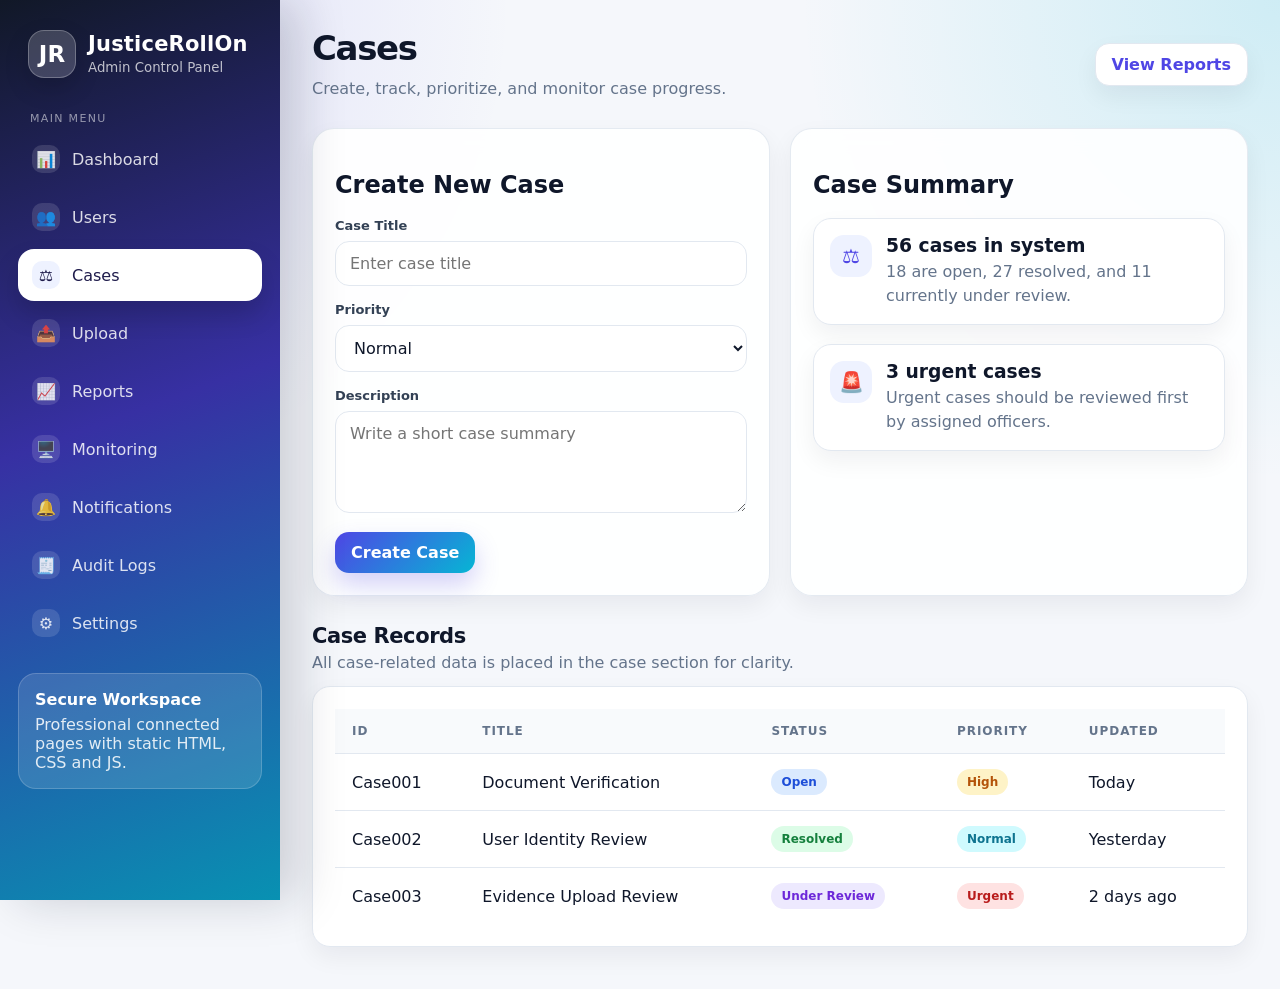
<file: cases.html>
<!DOCTYPE html>
<html lang="en">
<head>
  <meta charset="UTF-8" />
  <meta name="viewport" content="width=device-width, initial-scale=1.0" />
  <title>Cases | JusticeRollOn</title>
  <link rel="stylesheet" href="styles.css" />
</head>
<body data-page="cases">
  <div class="layout">
    <div id="app-sidebar"></div>
    <main class="main">
      <div class="topbar">
        <div class="page-title">
          <button class="mobile-menu" data-mobile-menu>☰ Menu</button>
          <h1>Cases</h1>
          <p>Create, track, prioritize, and monitor case progress.</p>
        </div>
        <div class="actions"><a class="btn secondary" href="reports.html">View Reports</a></div>
      </div>
      <section class="grid grid-2">
  <form class="card" data-demo data-message="Case created successfully.">
    <h2>Create New Case</h2>
    <div class="form-grid full">
      <div class="field"><label>Case Title</label><input placeholder="Enter case title" required /></div>
      <div class="field"><label>Priority</label><select><option>Normal</option><option>High</option><option>Urgent</option></select></div>
      <div class="field"><label>Description</label><textarea rows="4" placeholder="Write a short case summary"></textarea></div>
    </div>
    <br><button class="btn" type="submit">Create Case</button>
  </form>
  <div class="card">
    <h2>Case Summary</h2>
    <div class="notice"><div class="notice-icon">⚖️</div><div><h3>56 cases in system</h3><p>18 are open, 27 resolved, and 11 currently under review.</p></div></div>
    <br><div class="notice"><div class="notice-icon">🚨</div><div><h3>3 urgent cases</h3><p>Urgent cases should be reviewed first by assigned officers.</p></div></div>
  </div>
</section>
<div class="section-heading"><div><h2>Case Records</h2><p>All case-related data is placed in the case section for clarity.</p></div></div>
<section class="card table-wrap"><table><thead><tr><th>ID</th><th>Title</th><th>Status</th><th>Priority</th><th>Updated</th></tr></thead><tbody>
  <tr><td>Case001</td><td>Document Verification</td><td><span class="badge open">Open</span></td><td><span class="badge warning">High</span></td><td>Today</td></tr>
  <tr><td>Case002</td><td>User Identity Review</td><td><span class="badge success">Resolved</span></td><td><span class="badge info">Normal</span></td><td>Yesterday</td></tr>
  <tr><td>Case003</td><td>Evidence Upload Review</td><td><span class="badge purple">Under Review</span></td><td><span class="badge danger">Urgent</span></td><td>2 days ago</td></tr>
</tbody></table></section>
    </main>
  </div>
  <script src="app.js"></script>
</body>
</html>
</file>
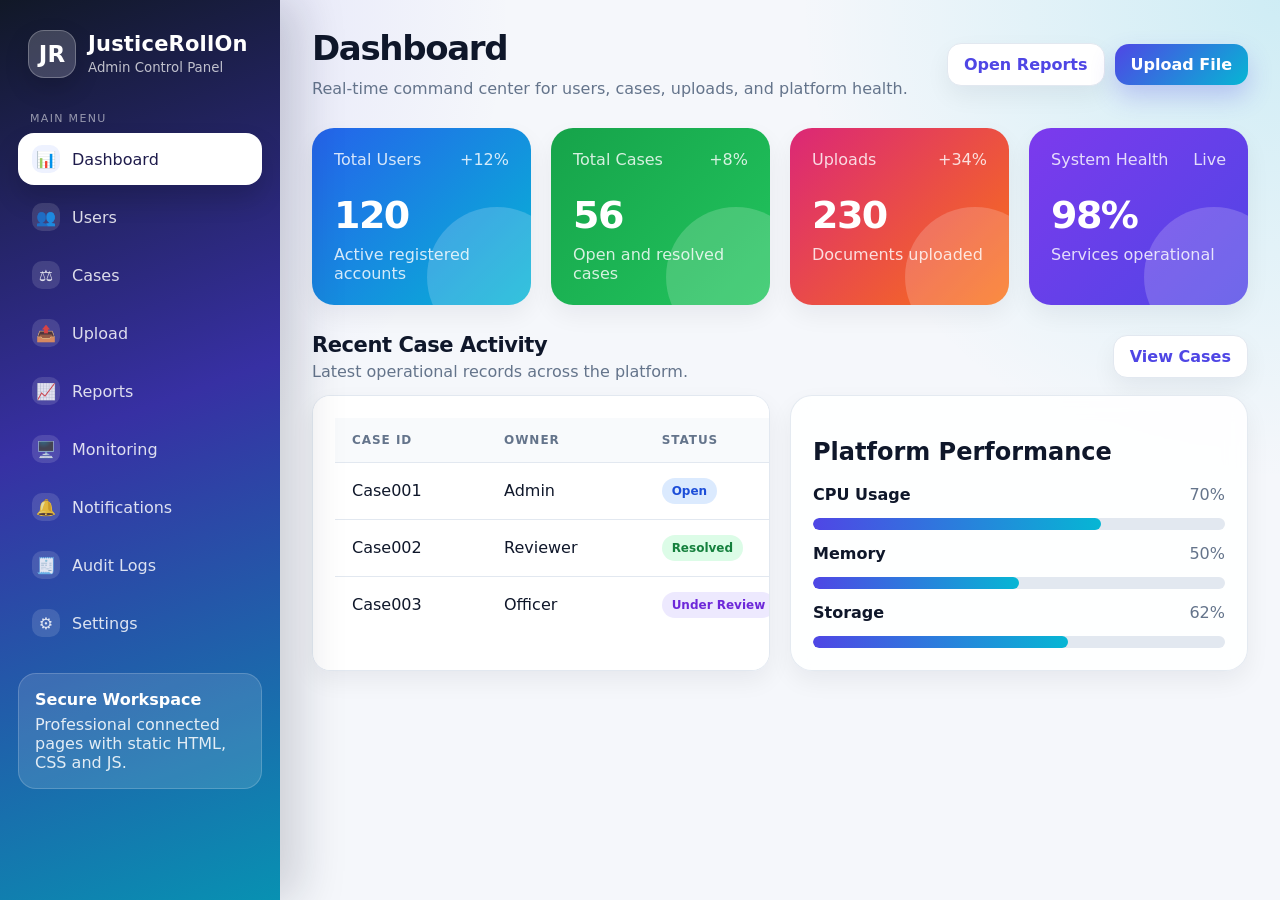
<file: dashboard.html>
<!DOCTYPE html>
<html lang="en">
<head>
  <meta charset="UTF-8" />
  <meta name="viewport" content="width=device-width, initial-scale=1.0" />
  <title>Dashboard | JusticeRollOn</title>
  <link rel="stylesheet" href="styles.css" />
</head>
<body data-page="dashboard">
  <div class="layout">
    <div id="app-sidebar"></div>
    <main class="main">
      <div class="topbar">
        <div class="page-title">
          <button class="mobile-menu" data-mobile-menu>☰ Menu</button>
          <h1>Dashboard</h1>
          <p>Real-time command center for users, cases, uploads, and platform health.</p>
        </div>
        <div class="actions"><a class="btn secondary" href="reports.html">Open Reports</a><a class="btn" href="upload.html">Upload File</a></div>
      </div>
      <section class="grid grid-4">
  <article class="card stat-card gradient-blue"><div class="label"><span>Total Users</span><span>+12%</span></div><h2>120</h2><p>Active registered accounts</p></article>
  <article class="card stat-card gradient-green"><div class="label"><span>Total Cases</span><span>+8%</span></div><h2>56</h2><p>Open and resolved cases</p></article>
  <article class="card stat-card gradient-pink"><div class="label"><span>Uploads</span><span>+34%</span></div><h2>230</h2><p>Documents uploaded</p></article>
  <article class="card stat-card gradient-purple"><div class="label"><span>System Health</span><span>Live</span></div><h2>98%</h2><p>Services operational</p></article>
</section>

<div class="section-heading"><div><h2>Recent Case Activity</h2><p>Latest operational records across the platform.</p></div><a class="btn secondary" href="cases.html">View Cases</a></div>
<section class="grid grid-2">
  <div class="card table-wrap"><table><thead><tr><th>Case ID</th><th>Owner</th><th>Status</th><th>Priority</th></tr></thead><tbody>
    <tr><td>Case001</td><td>Admin</td><td><span class="badge open">Open</span></td><td><span class="badge warning">High</span></td></tr>
    <tr><td>Case002</td><td>Reviewer</td><td><span class="badge success">Resolved</span></td><td><span class="badge info">Normal</span></td></tr>
    <tr><td>Case003</td><td>Officer</td><td><span class="badge purple">Under Review</span></td><td><span class="badge danger">Urgent</span></td></tr>
  </tbody></table></div>
  <div class="card">
    <h2>Platform Performance</h2>
    <div class="metric"><strong>CPU Usage</strong><span>70%</span></div><div class="progress"><div style="width:70%"></div></div>
    <div class="metric"><strong>Memory</strong><span>50%</span></div><div class="progress"><div style="width:50%"></div></div>
    <div class="metric"><strong>Storage</strong><span>62%</span></div><div class="progress"><div style="width:62%"></div></div>
  </div>
</section>
    </main>
  </div>
  <script src="app.js"></script>
</body>
</html>
</file>
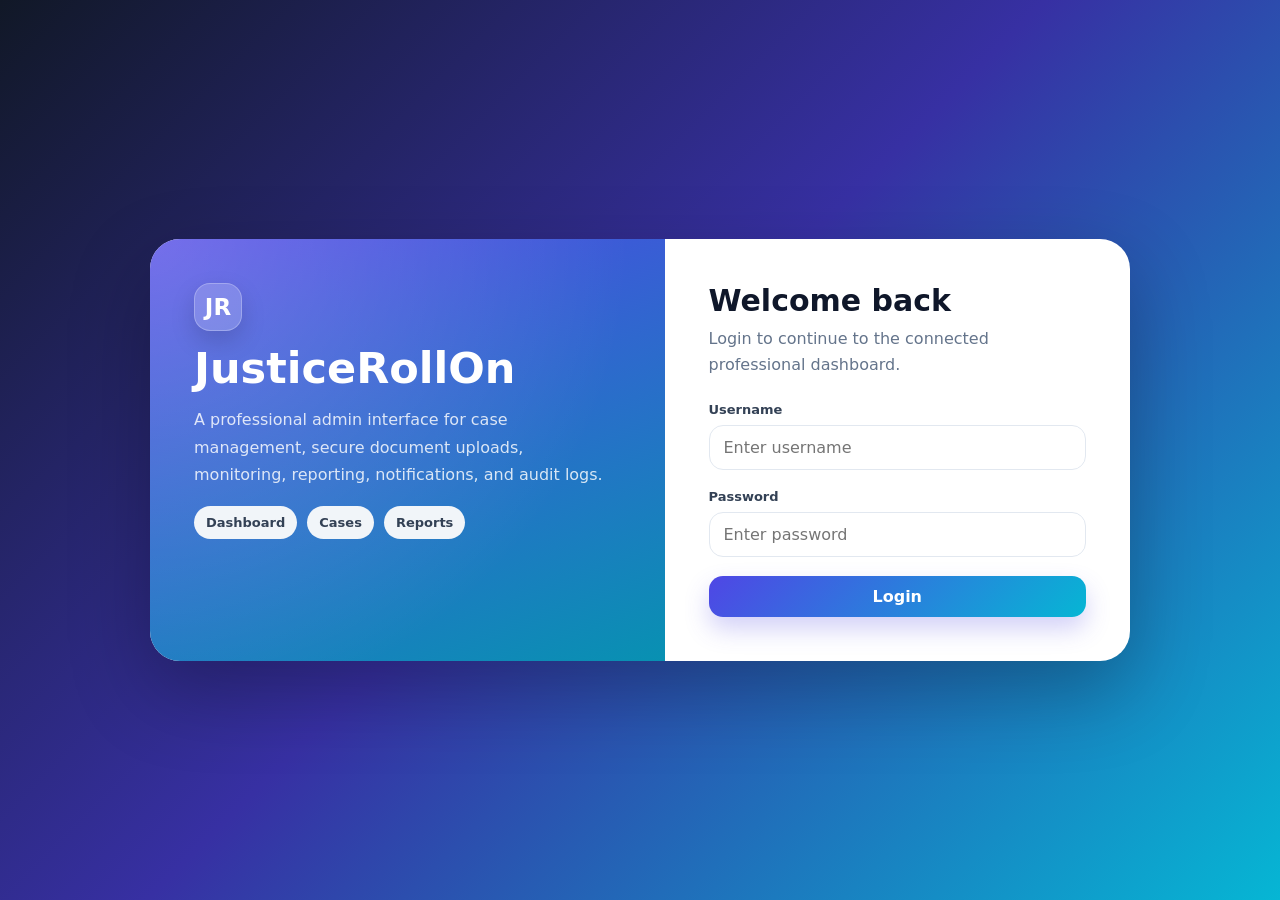
<file: login.html>
<!DOCTYPE html>
<html lang="en">
<head>
  <meta charset="UTF-8" />
  <meta name="viewport" content="width=device-width, initial-scale=1.0" />
  <title>Login | JusticeRollOn</title>
  <link rel="stylesheet" href="styles.css" />
</head>
<body class="login-body">
  <section class="login-card">
    <div class="login-art">
      <div class="logo">JR</div>
      <h1>JusticeRollOn</h1>
      <p>A professional admin interface for case management, secure document uploads, monitoring, reporting, notifications, and audit logs.</p>
      <div class="quick-links">
        <a href="dashboard.html">Dashboard</a>
        <a href="cases.html">Cases</a>
        <a href="reports.html">Reports</a>
      </div>
    </div>
    <form class="login-form" onsubmit="event.preventDefault(); window.location.href='dashboard.html';">
      <h2>Welcome back</h2>
      <p>Login to continue to the connected professional dashboard.</p>
      <div class="field"><label>Username</label><input name="u" placeholder="Enter username" required /></div><br>
      <div class="field"><label>Password</label><input name="p" type="password" placeholder="Enter password" required /></div><br>
      <button class="btn" style="width:100%" type="submit">Login</button>
    </form>
  </section>
</body>
</html>
</file>
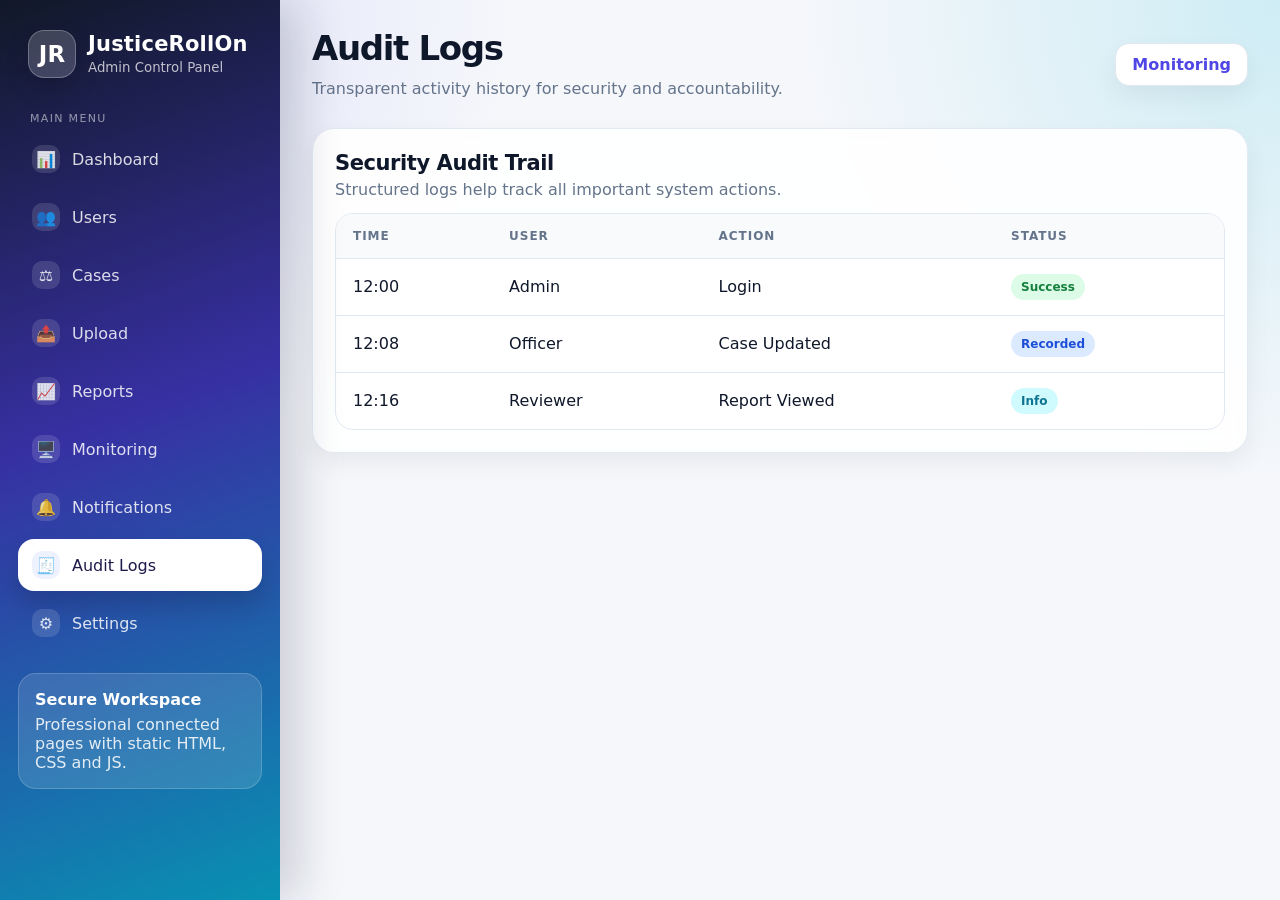
<file: logs.html>
<!DOCTYPE html>
<html lang="en">
<head>
  <meta charset="UTF-8" />
  <meta name="viewport" content="width=device-width, initial-scale=1.0" />
  <title>Audit Logs | JusticeRollOn</title>
  <link rel="stylesheet" href="styles.css" />
</head>
<body data-page="logs">
  <div class="layout">
    <div id="app-sidebar"></div>
    <main class="main">
      <div class="topbar">
        <div class="page-title">
          <button class="mobile-menu" data-mobile-menu>☰ Menu</button>
          <h1>Audit Logs</h1>
          <p>Transparent activity history for security and accountability.</p>
        </div>
        <div class="actions"><a class="btn secondary" href="monitoring.html">Monitoring</a></div>
      </div>
      <section class="card">
  <div class="section-heading" style="margin-top:0"><div><h2>Security Audit Trail</h2><p>Structured logs help track all important system actions.</p></div></div>
  <div class="table-wrap"><table><thead><tr><th>Time</th><th>User</th><th>Action</th><th>Status</th></tr></thead><tbody>
    <tr><td>12:00</td><td>Admin</td><td>Login</td><td><span class="badge success">Success</span></td></tr>
    <tr><td>12:08</td><td>Officer</td><td>Case Updated</td><td><span class="badge open">Recorded</span></td></tr>
    <tr><td>12:16</td><td>Reviewer</td><td>Report Viewed</td><td><span class="badge info">Info</span></td></tr>
  </tbody></table></div>
</section>
    </main>
  </div>
  <script src="app.js"></script>
</body>
</html>
</file>
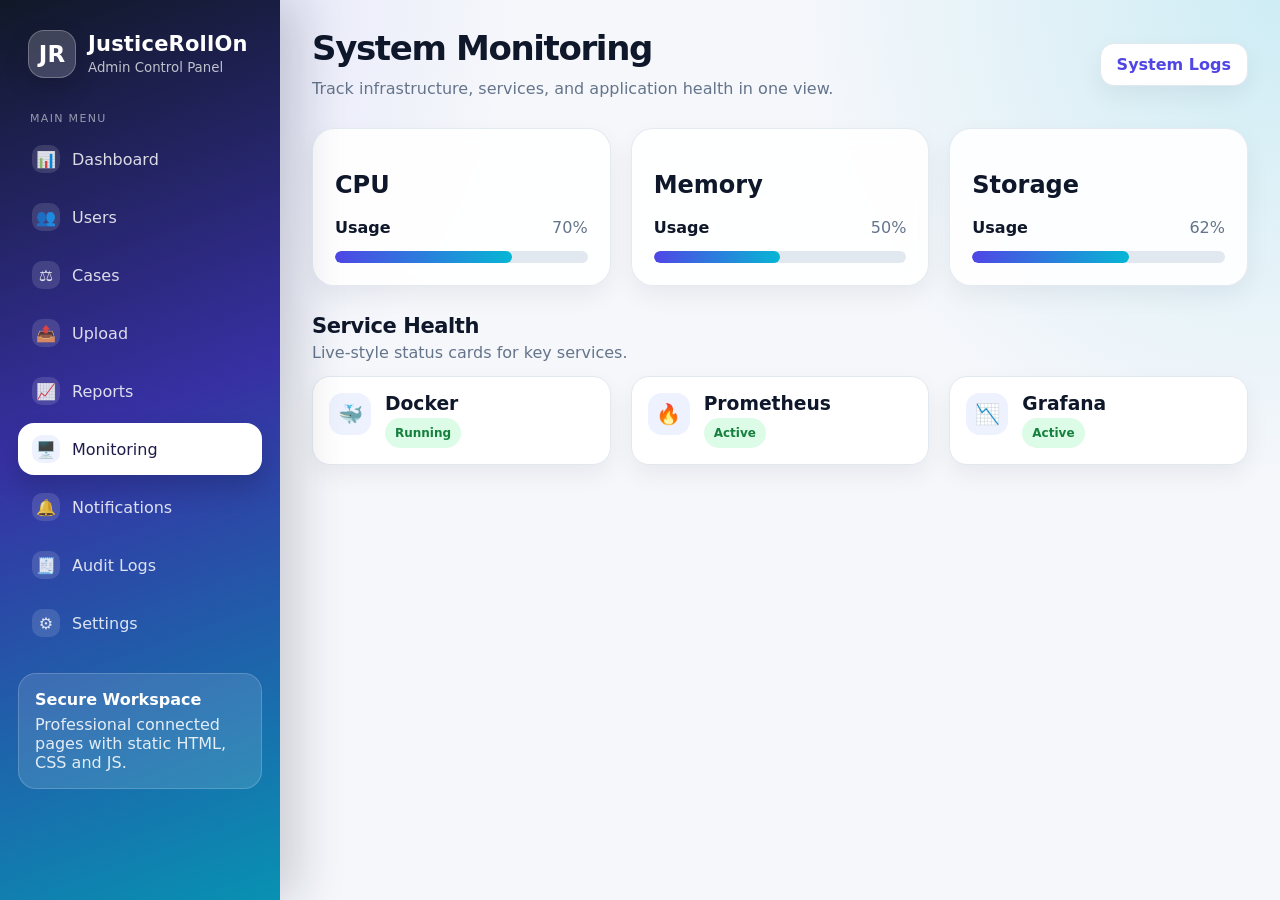
<file: monitoring.html>
<!DOCTYPE html>
<html lang="en">
<head>
  <meta charset="UTF-8" />
  <meta name="viewport" content="width=device-width, initial-scale=1.0" />
  <title>System Monitoring | JusticeRollOn</title>
  <link rel="stylesheet" href="styles.css" />
</head>
<body data-page="monitoring">
  <div class="layout">
    <div id="app-sidebar"></div>
    <main class="main">
      <div class="topbar">
        <div class="page-title">
          <button class="mobile-menu" data-mobile-menu>☰ Menu</button>
          <h1>System Monitoring</h1>
          <p>Track infrastructure, services, and application health in one view.</p>
        </div>
        <div class="actions"><a class="btn secondary" href="logs.html">System Logs</a></div>
      </div>
      <section class="grid grid-3">
  <article class="card"><h2>CPU</h2><div class="metric"><strong>Usage</strong><span>70%</span></div><div class="progress"><div style="width:70%"></div></div></article>
  <article class="card"><h2>Memory</h2><div class="metric"><strong>Usage</strong><span>50%</span></div><div class="progress"><div style="width:50%"></div></div></article>
  <article class="card"><h2>Storage</h2><div class="metric"><strong>Usage</strong><span>62%</span></div><div class="progress"><div style="width:62%"></div></div></article>
</section>
<div class="section-heading"><div><h2>Service Health</h2><p>Live-style status cards for key services.</p></div></div>
<section class="grid grid-3">
  <div class="notice"><div class="notice-icon">🐳</div><div><h3>Docker</h3><p><span class="badge success">Running</span></p></div></div>
  <div class="notice"><div class="notice-icon">🔥</div><div><h3>Prometheus</h3><p><span class="badge success">Active</span></p></div></div>
  <div class="notice"><div class="notice-icon">📉</div><div><h3>Grafana</h3><p><span class="badge success">Active</span></p></div></div>
</section>
    </main>
  </div>
  <script src="app.js"></script>
</body>
</html>
</file>
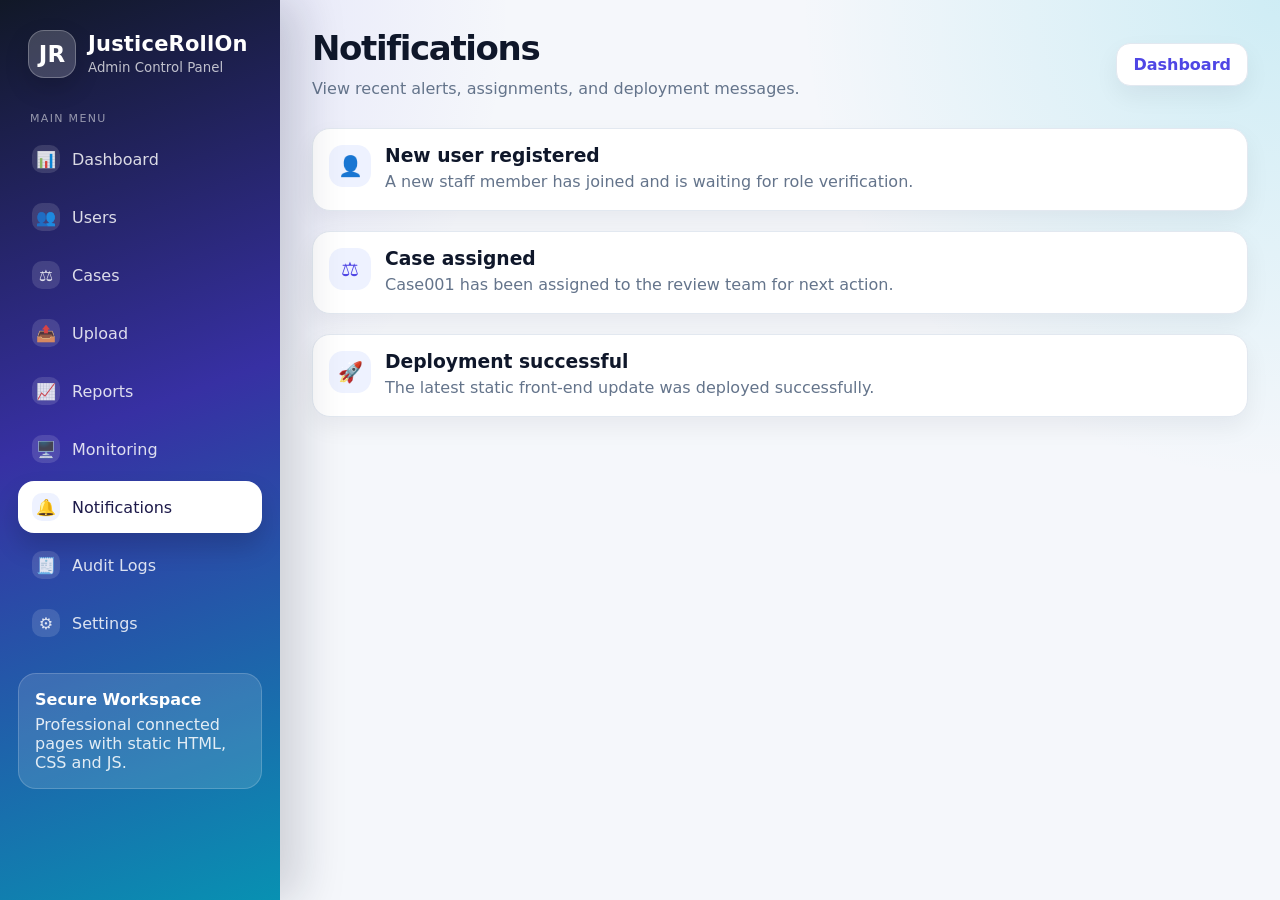
<file: notifications.html>
<!DOCTYPE html>
<html lang="en">
<head>
  <meta charset="UTF-8" />
  <meta name="viewport" content="width=device-width, initial-scale=1.0" />
  <title>Notifications | JusticeRollOn</title>
  <link rel="stylesheet" href="styles.css" />
</head>
<body data-page="notifications">
  <div class="layout">
    <div id="app-sidebar"></div>
    <main class="main">
      <div class="topbar">
        <div class="page-title">
          <button class="mobile-menu" data-mobile-menu>☰ Menu</button>
          <h1>Notifications</h1>
          <p>View recent alerts, assignments, and deployment messages.</p>
        </div>
        <div class="actions"><a class="btn secondary" href="dashboard.html">Dashboard</a></div>
      </div>
      <section class="grid">
  <div class="notice"><div class="notice-icon">👤</div><div><h3>New user registered</h3><p>A new staff member has joined and is waiting for role verification.</p></div></div>
  <div class="notice"><div class="notice-icon">⚖️</div><div><h3>Case assigned</h3><p>Case001 has been assigned to the review team for next action.</p></div></div>
  <div class="notice"><div class="notice-icon">🚀</div><div><h3>Deployment successful</h3><p>The latest static front-end update was deployed successfully.</p></div></div>
</section>
    </main>
  </div>
  <script src="app.js"></script>
</body>
</html>
</file>
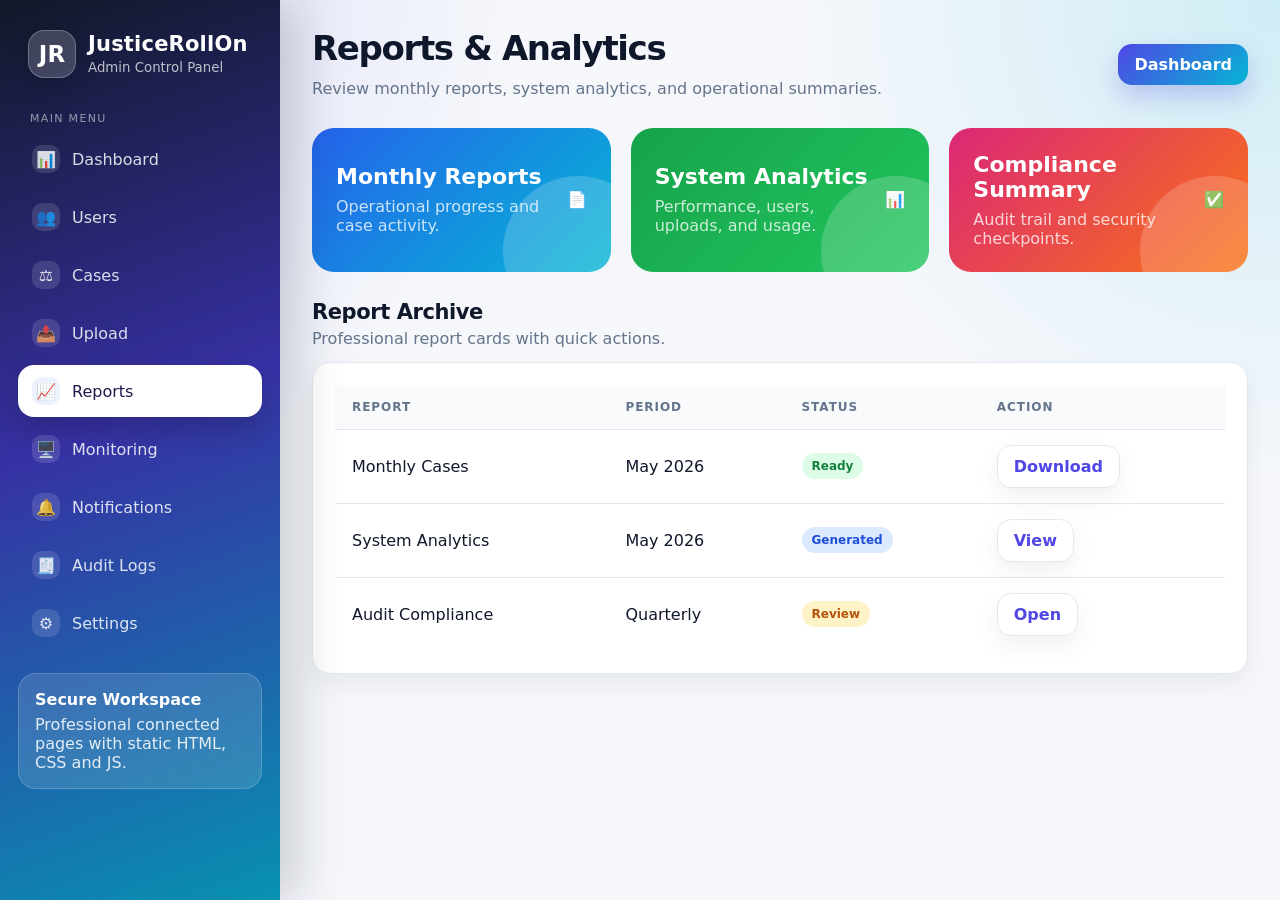
<file: reports.html>
<!DOCTYPE html>
<html lang="en">
<head>
  <meta charset="UTF-8" />
  <meta name="viewport" content="width=device-width, initial-scale=1.0" />
  <title>Reports & Analytics | JusticeRollOn</title>
  <link rel="stylesheet" href="styles.css" />
</head>
<body data-page="reports">
  <div class="layout">
    <div id="app-sidebar"></div>
    <main class="main">
      <div class="topbar">
        <div class="page-title">
          <button class="mobile-menu" data-mobile-menu>☰ Menu</button>
          <h1>Reports & Analytics</h1>
          <p>Review monthly reports, system analytics, and operational summaries.</p>
        </div>
        <div class="actions"><a class="btn" href="dashboard.html">Dashboard</a></div>
      </div>
      <section class="grid grid-3">
  <div class="report-card gradient-blue"><div><h3>Monthly Reports</h3><p>Operational progress and case activity.</p></div><span>📄</span></div>
  <div class="report-card gradient-green"><div><h3>System Analytics</h3><p>Performance, users, uploads, and usage.</p></div><span>📊</span></div>
  <div class="report-card gradient-pink"><div><h3>Compliance Summary</h3><p>Audit trail and security checkpoints.</p></div><span>✅</span></div>
</section>
<div class="section-heading"><div><h2>Report Archive</h2><p>Professional report cards with quick actions.</p></div></div>
<section class="card table-wrap"><table><thead><tr><th>Report</th><th>Period</th><th>Status</th><th>Action</th></tr></thead><tbody>
  <tr><td>Monthly Cases</td><td>May 2026</td><td><span class="badge success">Ready</span></td><td><button class="btn secondary">Download</button></td></tr>
  <tr><td>System Analytics</td><td>May 2026</td><td><span class="badge open">Generated</span></td><td><button class="btn secondary">View</button></td></tr>
  <tr><td>Audit Compliance</td><td>Quarterly</td><td><span class="badge warning">Review</span></td><td><button class="btn secondary">Open</button></td></tr>
</tbody></table></section>
    </main>
  </div>
  <script src="app.js"></script>
</body>
</html>
</file>
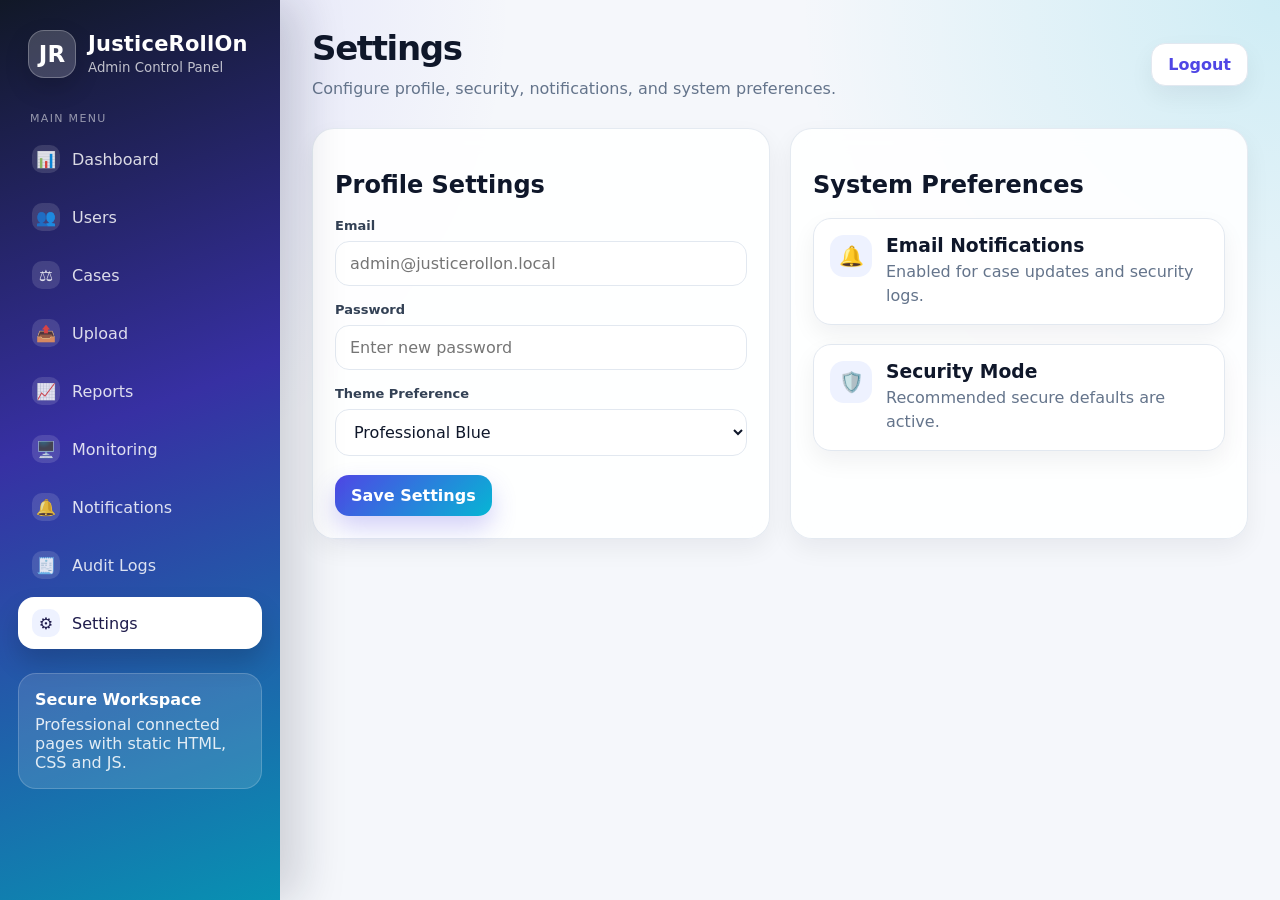
<file: settings.html>
<!DOCTYPE html>
<html lang="en">
<head>
  <meta charset="UTF-8" />
  <meta name="viewport" content="width=device-width, initial-scale=1.0" />
  <title>Settings | JusticeRollOn</title>
  <link rel="stylesheet" href="styles.css" />
</head>
<body data-page="settings">
  <div class="layout">
    <div id="app-sidebar"></div>
    <main class="main">
      <div class="topbar">
        <div class="page-title">
          <button class="mobile-menu" data-mobile-menu>☰ Menu</button>
          <h1>Settings</h1>
          <p>Configure profile, security, notifications, and system preferences.</p>
        </div>
        <div class="actions"><a class="btn secondary" href="login.html">Logout</a></div>
      </div>
      <section class="grid grid-2">
  <form class="card" data-demo data-message="Settings saved successfully.">
    <h2>Profile Settings</h2>
    <div class="form-grid full">
      <div class="field"><label>Email</label><input type="email" placeholder="admin@justicerollon.local" /></div>
      <div class="field"><label>Password</label><input type="password" placeholder="Enter new password" /></div>
      <div class="field"><label>Theme Preference</label><select><option>Professional Blue</option><option>Emerald</option><option>Purple</option></select></div>
    </div>
    <br><button class="btn" type="submit">Save Settings</button>
  </form>
  <div class="card">
    <h2>System Preferences</h2>
    <div class="notice"><div class="notice-icon">🔔</div><div><h3>Email Notifications</h3><p>Enabled for case updates and security logs.</p></div></div>
    <br><div class="notice"><div class="notice-icon">🛡️</div><div><h3>Security Mode</h3><p>Recommended secure defaults are active.</p></div></div>
  </div>
</section>
    </main>
  </div>
  <script src="app.js"></script>
</body>
</html>
</file>
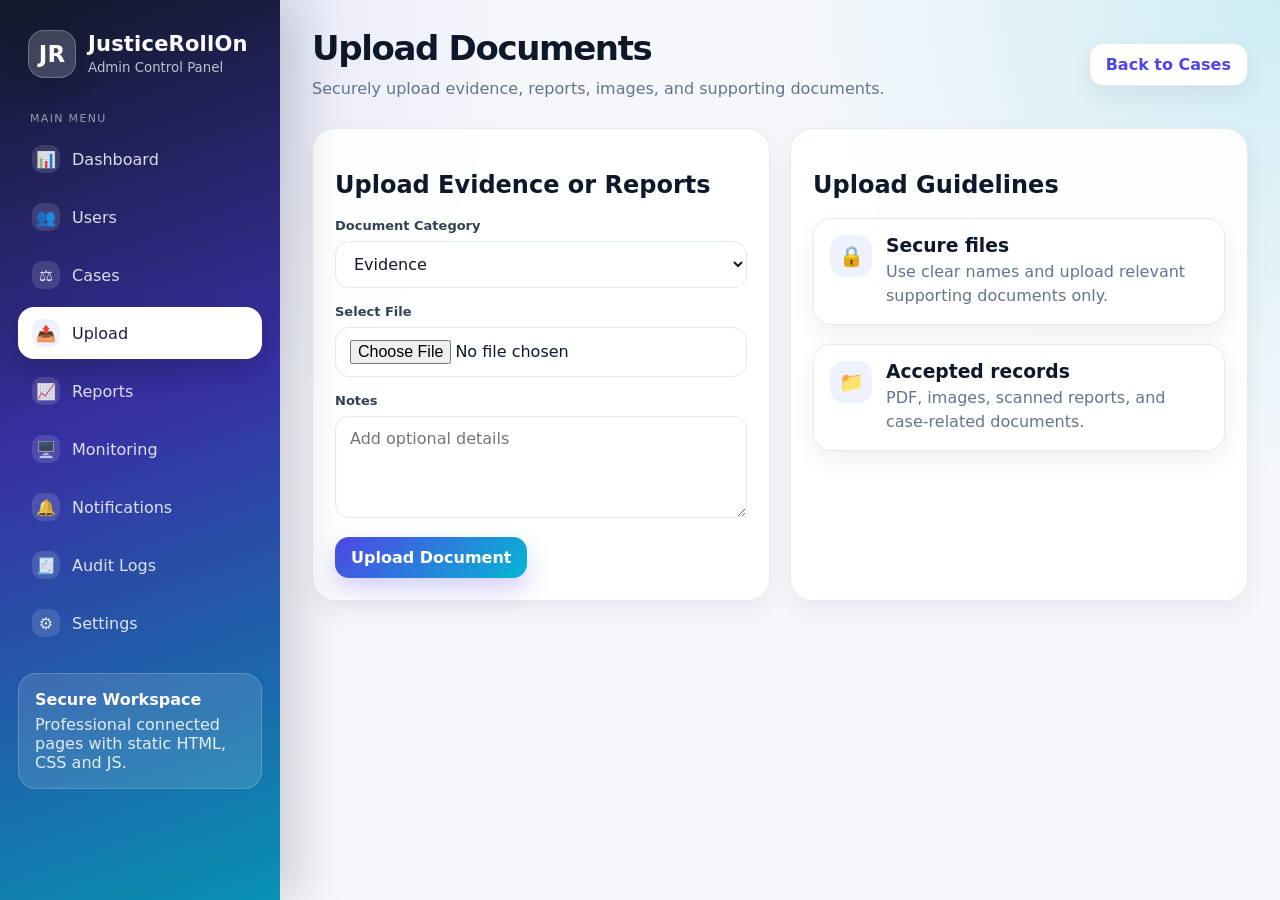
<file: upload.html>
<!DOCTYPE html>
<html lang="en">
<head>
  <meta charset="UTF-8" />
  <meta name="viewport" content="width=device-width, initial-scale=1.0" />
  <title>Upload Documents | JusticeRollOn</title>
  <link rel="stylesheet" href="styles.css" />
</head>
<body data-page="upload">
  <div class="layout">
    <div id="app-sidebar"></div>
    <main class="main">
      <div class="topbar">
        <div class="page-title">
          <button class="mobile-menu" data-mobile-menu>☰ Menu</button>
          <h1>Upload Documents</h1>
          <p>Securely upload evidence, reports, images, and supporting documents.</p>
        </div>
        <div class="actions"><a class="btn secondary" href="cases.html">Back to Cases</a></div>
      </div>
      <section class="grid grid-2">
  <form class="card" enctype="multipart/form-data" data-demo data-message="Document uploaded successfully.">
    <h2>Upload Evidence or Reports</h2>
    <div class="form-grid full">
      <div class="field"><label>Document Category</label><select><option>Evidence</option><option>Report</option><option>Identity Document</option><option>Other</option></select></div>
      <div class="field"><label>Select File</label><input type="file" required /></div>
      <div class="field"><label>Notes</label><textarea rows="4" placeholder="Add optional details"></textarea></div>
    </div>
    <br><button class="btn" type="submit">Upload Document</button>
  </form>
  <div class="card">
    <h2>Upload Guidelines</h2>
    <div class="notice"><div class="notice-icon">🔒</div><div><h3>Secure files</h3><p>Use clear names and upload relevant supporting documents only.</p></div></div>
    <br><div class="notice"><div class="notice-icon">📁</div><div><h3>Accepted records</h3><p>PDF, images, scanned reports, and case-related documents.</p></div></div>
  </div>
</section>
    </main>
  </div>
  <script src="app.js"></script>
</body>
</html>
</file>
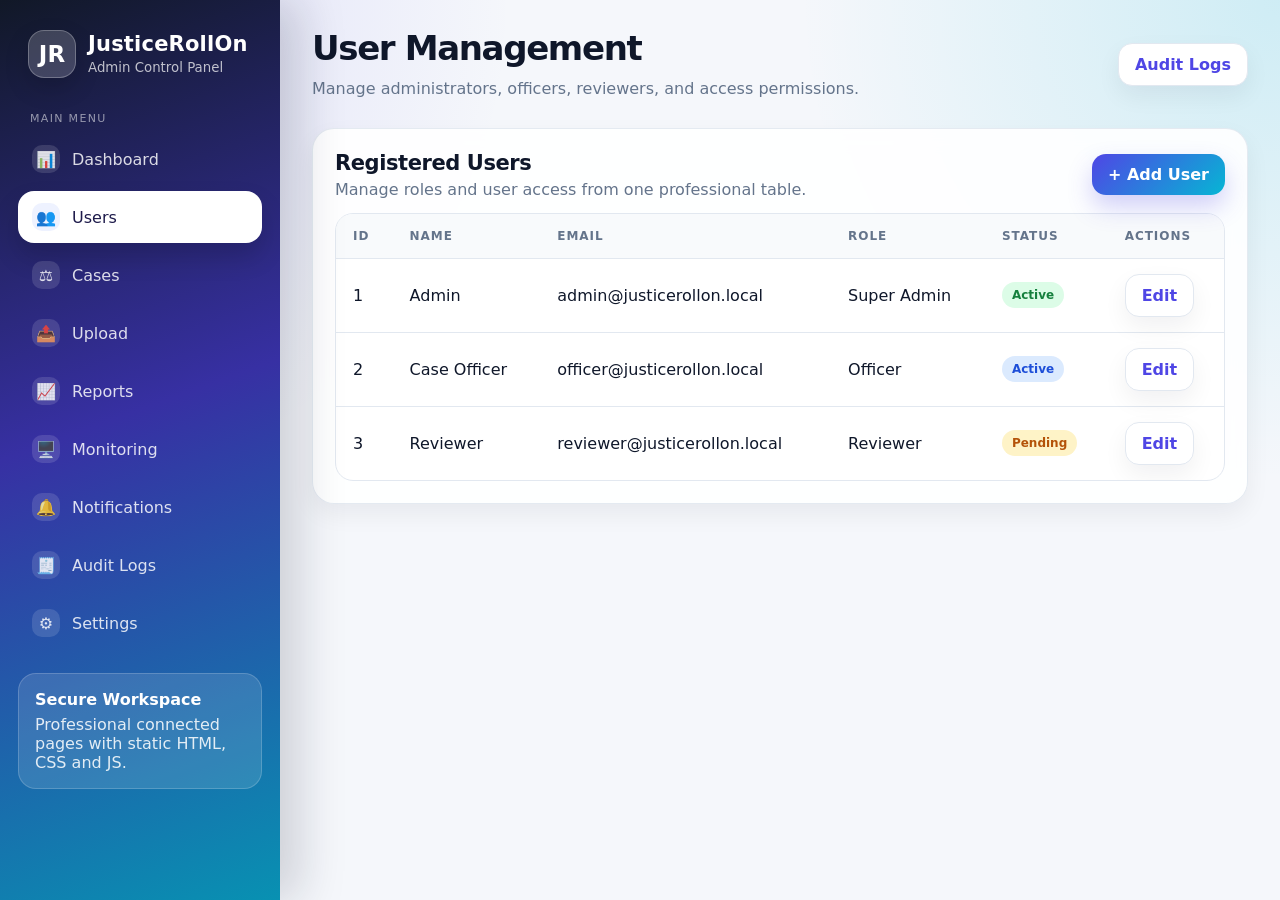
<file: users.html>
<!DOCTYPE html>
<html lang="en">
<head>
  <meta charset="UTF-8" />
  <meta name="viewport" content="width=device-width, initial-scale=1.0" />
  <title>User Management | JusticeRollOn</title>
  <link rel="stylesheet" href="styles.css" />
</head>
<body data-page="users">
  <div class="layout">
    <div id="app-sidebar"></div>
    <main class="main">
      <div class="topbar">
        <div class="page-title">
          <button class="mobile-menu" data-mobile-menu>☰ Menu</button>
          <h1>User Management</h1>
          <p>Manage administrators, officers, reviewers, and access permissions.</p>
        </div>
        <div class="actions"><a class="btn secondary" href="logs.html">Audit Logs</a></div>
      </div>
      <section class="card">
  <div class="section-heading" style="margin-top:0"><div><h2>Registered Users</h2><p>Manage roles and user access from one professional table.</p></div><button class="btn">+ Add User</button></div>
  <div class="table-wrap"><table><thead><tr><th>ID</th><th>Name</th><th>Email</th><th>Role</th><th>Status</th><th>Actions</th></tr></thead><tbody>
    <tr><td>1</td><td>Admin</td><td>admin@justicerollon.local</td><td>Super Admin</td><td><span class="badge success">Active</span></td><td><button class="btn secondary">Edit</button></td></tr>
    <tr><td>2</td><td>Case Officer</td><td>officer@justicerollon.local</td><td>Officer</td><td><span class="badge open">Active</span></td><td><button class="btn secondary">Edit</button></td></tr>
    <tr><td>3</td><td>Reviewer</td><td>reviewer@justicerollon.local</td><td>Reviewer</td><td><span class="badge warning">Pending</span></td><td><button class="btn secondary">Edit</button></td></tr>
  </tbody></table></div>
</section>
    </main>
  </div>
  <script src="app.js"></script>
</body>
</html>
</file>
<file: styles.css>
/* JusticeRollOn Professional Admin UI
   Clean static HTML/CSS/JS project. No external dependency required. */
:root{
  --primary:#4f46e5;
  --primary-dark:#3730a3;
  --secondary:#06b6d4;
  --success:#22c55e;
  --warning:#f59e0b;
  --danger:#ef4444;
  --pink:#ec4899;
  --purple:#8b5cf6;
  --blue:#3b82f6;
  --bg:#f5f7fb;
  --surface:#ffffff;
  --surface-2:#f8fafc;
  --text:#0f172a;
  --muted:#64748b;
  --border:#e2e8f0;
  --shadow:0 20px 45px rgba(15,23,42,.08);
  --shadow-sm:0 10px 25px rgba(15,23,42,.06);
  --radius:22px;
}
*{box-sizing:border-box}
html{scroll-behavior:smooth}
body{
  margin:0;
  min-height:100vh;
  font-family:Inter, ui-sans-serif, system-ui, -apple-system, BlinkMacSystemFont, "Segoe UI", Arial, sans-serif;
  color:var(--text);
  background:
    radial-gradient(circle at top left, rgba(79,70,229,.16), transparent 32rem),
    radial-gradient(circle at top right, rgba(6,182,212,.16), transparent 30rem),
    var(--bg);
}
a{color:inherit;text-decoration:none}
button,input,select,textarea{font:inherit}
.layout{display:flex;min-height:100vh}
.sidebar{
  position:fixed;
  inset:0 auto 0 0;
  width:280px;
  padding:22px 18px;
  color:#fff;
  background:linear-gradient(160deg,#111827 0%,#3730a3 46%,#0891b2 100%);
  box-shadow:18px 0 45px rgba(15,23,42,.18);
  z-index:20;
  overflow-y:auto;
}
.brand{display:flex;align-items:center;gap:12px;padding:8px 10px 22px}
.logo{
  width:48px;height:48px;border-radius:16px;
  display:grid;place-items:center;
  background:rgba(255,255,255,.18);
  border:1px solid rgba(255,255,255,.25);
  box-shadow:0 10px 25px rgba(0,0,0,.15);
  font-size:23px;font-weight:800;
}
.brand h2{font-size:21px;margin:0;line-height:1.1;letter-spacing:.2px}
.brand small{display:block;margin-top:4px;color:rgba(255,255,255,.72)}
.nav-section{margin:12px 0 8px;padding:0 12px;color:rgba(255,255,255,.54);font-size:11px;text-transform:uppercase;letter-spacing:.12em}
.nav-link{
  display:flex;align-items:center;gap:12px;
  padding:12px 14px;margin:6px 0;border-radius:16px;
  color:rgba(255,255,255,.84);
  transition:.2s ease;
}
.nav-link:hover{background:rgba(255,255,255,.12);transform:translateX(3px)}
.nav-link.active{background:#fff;color:#1e1b4b;box-shadow:0 14px 26px rgba(0,0,0,.16)}
.nav-icon{width:28px;height:28px;border-radius:10px;display:grid;place-items:center;background:rgba(255,255,255,.13)}
.nav-link.active .nav-icon{background:#eef2ff}
.sidebar-footer{
  margin-top:24px;padding:16px;border-radius:18px;
  background:rgba(255,255,255,.12);
  border:1px solid rgba(255,255,255,.18);
  color:rgba(255,255,255,.86);
}
.sidebar-footer strong{display:block;margin-bottom:6px;color:#fff}
.main{width:100%;margin-left:280px;padding:28px 32px 42px}
.topbar{
  display:flex;align-items:center;justify-content:space-between;gap:18px;
  margin-bottom:26px;
}
.page-title h1{margin:0;font-size:34px;letter-spacing:-.04em}
.page-title p{margin:8px 0 0;color:var(--muted);max-width:760px;line-height:1.6}
.actions{display:flex;align-items:center;gap:10px;flex-wrap:wrap}
.btn{
  border:0;border-radius:14px;padding:11px 16px;cursor:pointer;
  color:#fff;background:linear-gradient(135deg,var(--primary),var(--secondary));
  box-shadow:0 12px 24px rgba(79,70,229,.25);
  transition:.18s ease;font-weight:700;
}
.btn:hover{transform:translateY(-2px);box-shadow:0 15px 28px rgba(79,70,229,.32)}
.btn.secondary{background:#fff;color:var(--primary);border:1px solid var(--border);box-shadow:var(--shadow-sm)}
.btn.danger{background:linear-gradient(135deg,#ef4444,#f97316)}
.btn.success{background:linear-gradient(135deg,#10b981,#22c55e)}
.card{
  background:rgba(255,255,255,.9);
  border:1px solid rgba(226,232,240,.9);
  border-radius:var(--radius);
  box-shadow:var(--shadow-sm);
  padding:22px;
  backdrop-filter:blur(10px);
}
.grid{display:grid;gap:20px}
.grid-2{grid-template-columns:repeat(2,minmax(0,1fr))}
.grid-3{grid-template-columns:repeat(3,minmax(0,1fr))}
.grid-4{grid-template-columns:repeat(4,minmax(0,1fr))}
.stat-card{position:relative;overflow:hidden;color:#fff;border:0;min-height:145px}
.stat-card::after{content:"";position:absolute;right:-36px;bottom:-42px;width:140px;height:140px;border-radius:50%;background:rgba(255,255,255,.18)}
.stat-card .label{position:relative;z-index:1;display:flex;justify-content:space-between;color:rgba(255,255,255,.82)}
.stat-card h2{position:relative;z-index:1;margin:24px 0 8px;font-size:38px;letter-spacing:-.04em}
.stat-card p{position:relative;z-index:1;margin:0;color:rgba(255,255,255,.82)}
.gradient-blue{background:linear-gradient(135deg,#2563eb,#06b6d4)}
.gradient-green{background:linear-gradient(135deg,#16a34a,#22c55e)}
.gradient-pink{background:linear-gradient(135deg,#db2777,#f97316)}
.gradient-purple{background:linear-gradient(135deg,#7c3aed,#4f46e5)}
.section-heading{display:flex;align-items:center;justify-content:space-between;gap:12px;margin:28px 0 14px}
.section-heading h2{margin:0;font-size:21px;letter-spacing:-.02em}.section-heading p{margin:5px 0 0;color:var(--muted)}
.table-wrap{overflow:auto;border-radius:18px;border:1px solid var(--border);background:#fff}
table{width:100%;border-collapse:collapse;min-width:680px}
th,td{text-align:left;padding:15px 17px;border-bottom:1px solid var(--border);vertical-align:middle}
th{font-size:12px;text-transform:uppercase;letter-spacing:.08em;color:var(--muted);background:#f8fafc}tr:last-child td{border-bottom:0}tbody tr:hover{background:#f8fafc}
.badge{display:inline-flex;align-items:center;gap:6px;border-radius:999px;padding:6px 10px;font-size:12px;font-weight:800}
.badge.open{background:#dbeafe;color:#1d4ed8}.badge.success{background:#dcfce7;color:#15803d}.badge.warning{background:#fef3c7;color:#b45309}.badge.danger{background:#fee2e2;color:#b91c1c}.badge.info{background:#cffafe;color:#0e7490}.badge.purple{background:#ede9fe;color:#6d28d9}
.form-grid{display:grid;gap:16px;grid-template-columns:repeat(2,minmax(0,1fr))}.form-grid.full{grid-template-columns:1fr}.field{display:flex;flex-direction:column;gap:8px}.field label{font-weight:800;font-size:13px;color:#334155}.field input,.field select,.field textarea{
  width:100%;border:1px solid var(--border);border-radius:14px;background:#fff;padding:12px 14px;outline:none;transition:.18s ease;color:var(--text)
}.field input:focus,.field select:focus,.field textarea:focus{border-color:var(--primary);box-shadow:0 0 0 4px rgba(79,70,229,.12)}
.metric{display:flex;align-items:center;justify-content:space-between;gap:14px;margin:14px 0}.metric span{color:var(--muted)}
.progress{height:12px;background:#e2e8f0;border-radius:999px;overflow:hidden}.progress > div{height:100%;border-radius:999px;background:linear-gradient(90deg,var(--primary),var(--secondary))}
.notice{display:flex;gap:14px;padding:16px;border-radius:18px;background:#fff;border:1px solid var(--border);box-shadow:var(--shadow-sm)}.notice-icon{width:42px;height:42px;border-radius:14px;display:grid;place-items:center;background:#eef2ff;color:var(--primary);font-size:20px;flex:none}.notice h3{margin:0 0 4px}.notice p{margin:0;color:var(--muted);line-height:1.5}
.report-card{display:flex;align-items:center;justify-content:space-between;gap:16px;padding:24px;border-radius:22px;color:#fff;min-height:138px;overflow:hidden;position:relative}.report-card::after{content:"";position:absolute;right:-42px;bottom:-54px;width:150px;height:150px;border-radius:50%;background:rgba(255,255,255,.18)}.report-card h3{margin:0 0 8px;font-size:22px}.report-card p{margin:0;color:rgba(255,255,255,.78)}
.login-body{display:grid;place-items:center;min-height:100vh;padding:24px;background:linear-gradient(135deg,#111827,#3730a3 48%,#06b6d4)}
.login-card{width:min(980px,100%);display:grid;grid-template-columns:1.05fr .95fr;overflow:hidden;border-radius:30px;background:#fff;box-shadow:0 30px 80px rgba(0,0,0,.28)}
.login-art{padding:44px;color:#fff;background:radial-gradient(circle at top left,rgba(255,255,255,.22),transparent 30rem),linear-gradient(160deg,#4f46e5,#0891b2)}
.login-art h1{font-size:43px;line-height:1;margin:16px 0}.login-art p{color:rgba(255,255,255,.82);line-height:1.7}.login-form{padding:44px}.login-form h2{font-size:30px;margin:0 0 8px}.login-form p{color:var(--muted);margin:0 0 24px;line-height:1.6}
.quick-links{display:flex;gap:10px;flex-wrap:wrap;margin-top:18px}.quick-links a{padding:9px 12px;border-radius:999px;background:#f1f5f9;color:#334155;font-size:13px;font-weight:700}.quick-links a:hover{background:#e0e7ff;color:#3730a3}
.mobile-menu{display:none;border:0;border-radius:14px;background:#fff;padding:10px 12px;box-shadow:var(--shadow-sm);font-weight:800;color:var(--primary)}
@media (max-width:1100px){.grid-4{grid-template-columns:repeat(2,minmax(0,1fr))}.grid-3{grid-template-columns:repeat(2,minmax(0,1fr))}.login-card{grid-template-columns:1fr}.login-art{display:none}}
@media (max-width:820px){.sidebar{transform:translateX(-105%);transition:.22s ease}.sidebar.open{transform:translateX(0)}.main{margin-left:0;padding:20px}.mobile-menu{display:inline-flex}.topbar{align-items:flex-start}.grid-2,.grid-3,.grid-4,.form-grid{grid-template-columns:1fr}.page-title h1{font-size:28px}.actions{width:100%}.btn{width:100%}.section-heading{align-items:flex-start;flex-direction:column}}
</file>
